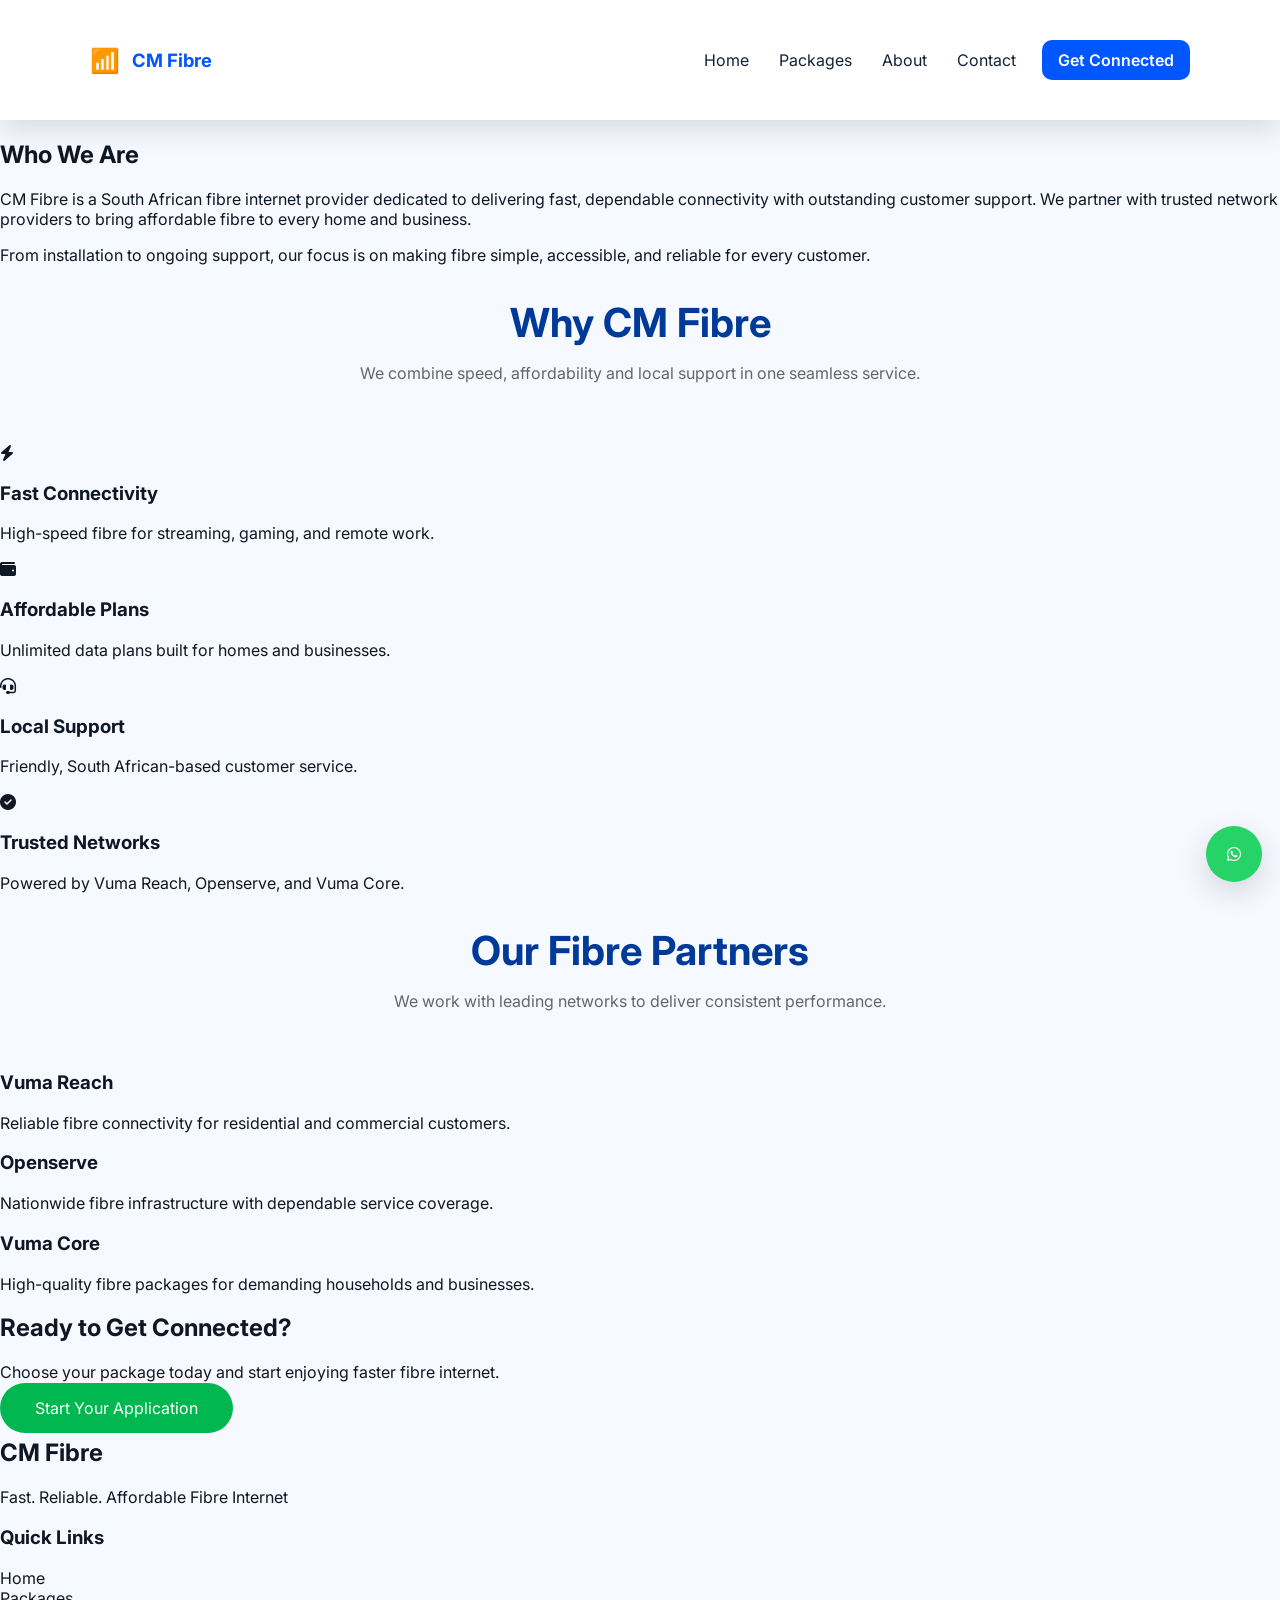
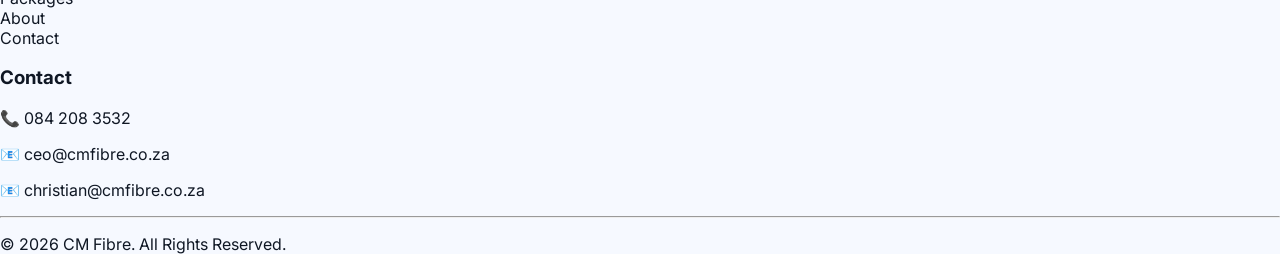
<file: about.html>
<!DOCTYPE html>
<html lang="en">
<head>
  <meta charset="UTF-8" />
  <meta name="viewport" content="width=device-width, initial-scale=1.0" />
  <title>CM Fibre | About Us</title>

  <!-- Fonts & icons -->
  <link rel="preconnect" href="https://fonts.googleapis.com">
  <link rel="preconnect" href="https://fonts.gstatic.com" crossorigin>
  <link href="https://fonts.googleapis.com/css2?family=Inter:wght@300;400;600;700&display=swap" rel="stylesheet">
  <link rel="stylesheet" href="https://cdnjs.cloudflare.com/ajax/libs/font-awesome/6.6.0/css/all.min.css">
  <link rel="stylesheet" href="style.css?v=2" />
  <style>
    body.about-page header {
      background: #ffffff !important;
      box-shadow: 0 10px 28px rgba(0, 0, 0, 0.12) !important;
      position: sticky !important;
      top: 0 !important;
      z-index: 9999 !important;
    }

    body.about-page .navbar {
      background: transparent !important;
    }

    body.about-page .nav-links a {
      color: #223048 !important;
    }

    body.about-page .signup-btn {
      background: #0057ff !important;
      color: #ffffff !important;
      border-radius: 40px !important;
      padding: 12px 28px !important;
      box-shadow: 0 10px 28px rgba(0, 87, 255, 0.16) !important;
    }

    body.about-page .signup-btn:hover {
      background: #0041c9 !important;
    }

    .page-hero.about-hero {
      position: relative !important;
      z-index: 1 !important;
    }

    .about-hero .hero-content {
      position: relative !important;
      z-index: 2 !important;
    }
  </style>
</head>
<body class="about-page">

  <header class="site-header">
    <div class="container header-inner">
      <a class="brand" href="index.html" aria-label="CM Fibre homepage">
        <span class="logo-mark" aria-hidden="true">📶</span>
        <span class="brand-text">CM Fibre</span>
      </a>

      <button id="navToggle" class="nav-toggle" aria-controls="primaryNav" aria-expanded="false">
        <span class="sr-only">Toggle navigation</span>
        <i class="fa-solid fa-bars" aria-hidden="true"></i>
      </button>

      <nav id="primaryNav" class="nav" aria-label="Primary">
        <ul class="nav-list">
          <li><a href="index.html">Home</a></li>
          <li><a href="packages.html">Packages</a></li>
          <li><a href="about.html" class="active">About</a></li>
          <li><a href="contact.html">Contact</a></li>
        </ul>
        <a class="btn btn-cta" href="signup.html">Get Connected</a>
      </nav>
    </div>
  </header>

  <section class="about-section">
    <div class="about-wrapper">
      <div class="about-content">
        <h2>Who We Are</h2>
        <p>
          CM Fibre is a South African fibre internet provider dedicated to delivering fast,
          dependable connectivity with outstanding customer support. We partner with trusted
          network providers to bring affordable fibre to every home and business.
        </p>
        <p>
          From installation to ongoing support, our focus is on making fibre simple, accessible,
          and reliable for every customer.
        </p>
      </div>
    </div>
  </section>

  <section class="about-highlights">
    <div class="section-title">
      <h2>Why CM Fibre</h2>
      <p>We combine speed, affordability and local support in one seamless service.</p>
    </div>

    <div class="feature-container">
      <div class="feature-card">
        <i class="fa-solid fa-bolt"></i>
        <h3>Fast Connectivity</h3>
        <p>High-speed fibre for streaming, gaming, and remote work.</p>
      </div>
      <div class="feature-card">
        <i class="fa-solid fa-wallet"></i>
        <h3>Affordable Plans</h3>
        <p>Unlimited data plans built for homes and businesses.</p>
      </div>
      <div class="feature-card">
        <i class="fa-solid fa-headset"></i>
        <h3>Local Support</h3>
        <p>Friendly, South African-based customer service.</p>
      </div>
      <div class="feature-card">
        <i class="fa-solid fa-check-circle"></i>
        <h3>Trusted Networks</h3>
        <p>Powered by Vuma Reach, Openserve, and Vuma Core.</p>
      </div>
    </div>
  </section>

  <section class="partners-section">
    <div class="section-title">
      <h2>Our Fibre Partners</h2>
      <p>We work with leading networks to deliver consistent performance.</p>
    </div>

    <div class="partner-grid">
      <div class="partner-card">
        <h3>Vuma Reach</h3>
        <p>Reliable fibre connectivity for residential and commercial customers.</p>
      </div>
      <div class="partner-card">
        <h3>Openserve</h3>
        <p>Nationwide fibre infrastructure with dependable service coverage.</p>
      </div>
      <div class="partner-card">
        <h3>Vuma Core</h3>
        <p>High-quality fibre packages for demanding households and businesses.</p>
      </div>
    </div>
  </section>

  <section class="cta">
    <h2>Ready to Get Connected?</h2>
    <p>Choose your package today and start enjoying faster fibre internet.</p>
    <a href="signup.html" class="btn-primary">Start Your Application</a>
  </section>

  <footer>
    <div class="footer-content">
      <div>
        <h2>CM Fibre</h2>
        <p>Fast. Reliable. Affordable Fibre Internet</p>
      </div>
      <div>
        <h3>Quick Links</h3>
        <a href="index.html">Home</a><br />
        <a href="packages.html">Packages</a><br />
        <a href="about.html">About</a><br />
        <a href="contact.html">Contact</a>
      </div>
      <div>
        <h3>Contact</h3>
        <p>📞 084 208 3532</p>
        <p>📧 ceo@cmfibre.co.za</p>
        <p>📧 christian@cmfibre.co.za</p>
      </div>
    </div>
    <hr />
    <p class="copyright">© 2026 CM Fibre. All Rights Reserved.</p>
  </footer>

  <a
    href="https://wa.me/27842083532?text=Hello%20CM%20Fibre!%20I%20would%20like%20more%20information%20about%20your%20fibre%20packages."
    class="whatsapp"
    target="_blank"
  >
    <i class="fa-brands fa-whatsapp"></i>
  </a>
  <script src="script.js?v=2"></script>

</body>
</html>
</file>
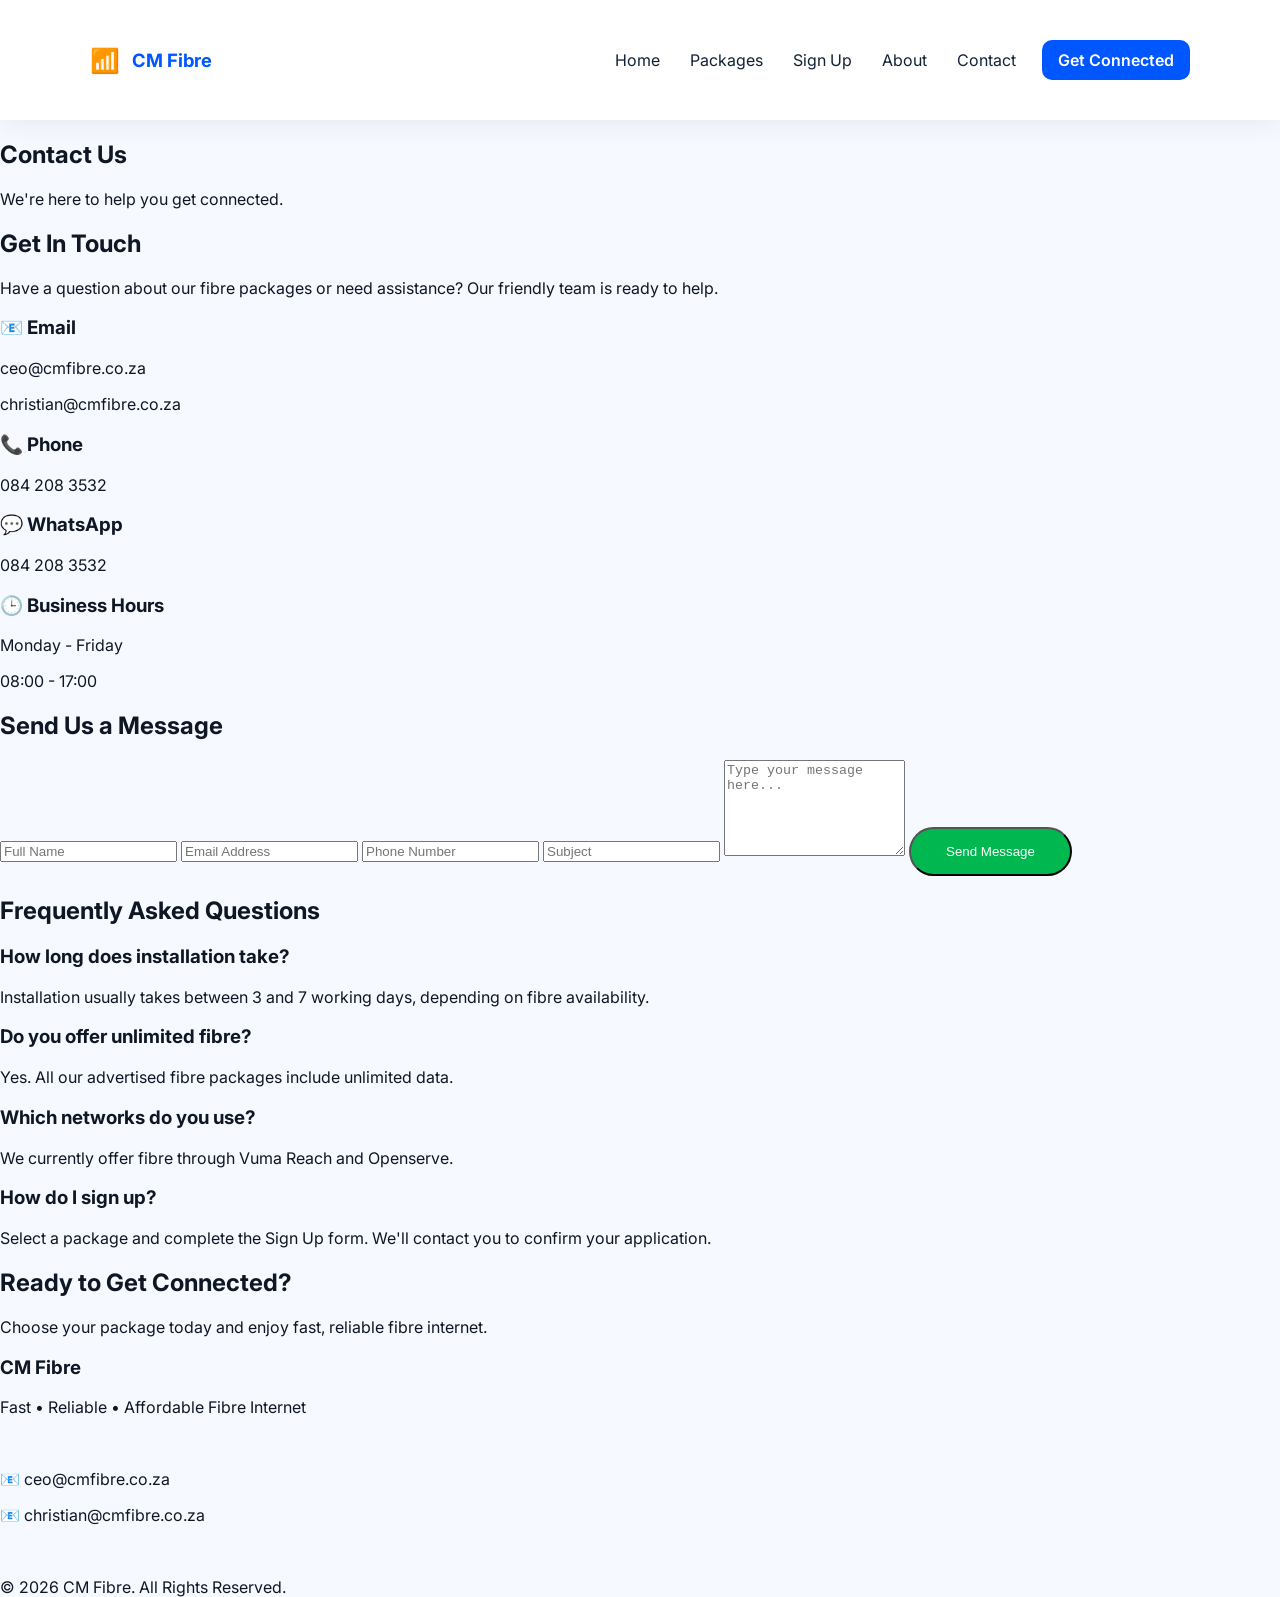
<file: contact.html>
<!DOCTYPE html>
<html lang="en">
<head>
    <meta charset="UTF-8">
    <meta name="viewport" content="width=device-width, initial-scale=1.0">
    <title>CM Fibre | Contact Us</title>

    <!-- Fonts & icons -->
    <link rel="preconnect" href="https://fonts.googleapis.com">
    <link rel="preconnect" href="https://fonts.gstatic.com" crossorigin>
    <link href="https://fonts.googleapis.com/css2?family=Inter:wght@300;400;600;700&display=swap" rel="stylesheet">
    <link rel="stylesheet" href="https://cdnjs.cloudflare.com/ajax/libs/font-awesome/6.6.0/css/all.min.css">
    <link rel="stylesheet" href="style.css?v=2">
</head>

<body class="contact-page">

<header class="site-header">
    <div class="container header-inner">
        <a class="brand" href="index.html" aria-label="CM Fibre homepage">
            <span class="logo-mark" aria-hidden="true">📶</span>
            <span class="brand-text">CM Fibre</span>
        </a>

        <button id="navToggle" class="nav-toggle" aria-controls="primaryNav" aria-expanded="false">
            <span class="sr-only">Toggle navigation</span>
            <i class="fa-solid fa-bars" aria-hidden="true"></i>
        </button>

        <nav id="primaryNav" class="nav" aria-label="Primary">
            <ul class="nav-list">
                <li><a href="index.html">Home</a></li>
                <li><a href="packages.html">Packages</a></li>
                <li><a href="signup.html">Sign Up</a></li>
                <li><a href="about.html">About</a></li>
                <li><a href="contact.html">Contact</a></li>
            </ul>
            <a class="btn btn-cta" href="signup.html">Get Connected</a>
        </nav>
    </div>
</header>

<!-- HERO -->

<section class="page-hero">

<h1>Contact Us</h1>

<p>We're here to help you get connected.</p>

</section>

<!-- CONTACT -->

<section class="contact-section">

<div class="contact-container">

<div class="contact-info">

<h2>Get In Touch</h2>

<p>
Have a question about our fibre packages or need assistance?
Our friendly team is ready to help.
</p>

<h3>📧 Email</h3>

<p>ceo@cmfibre.co.za</p>

<p>christian@cmfibre.co.za</p>

<h3>📞 Phone</h3>

<p>084 208 3532</p>

<h3>💬 WhatsApp</h3>

<p>084 208 3532</p>

<h3>🕒 Business Hours</h3>

<p>Monday - Friday</p>

<p>08:00 - 17:00</p>

</div>

<div class="contact-form">

<h2>Send Us a Message</h2>

<form>

<input type="text" placeholder="Full Name" required>

<input type="email" placeholder="Email Address" required>

<input type="tel" placeholder="Phone Number">

<input type="text" placeholder="Subject">

<textarea rows="6" placeholder="Type your message here..." required></textarea>

<button class="btn-primary">

Send Message

</button>

</form>

</div>

</div>

</section>

<!-- FAQ -->

<section class="features">

<h2>Frequently Asked Questions</h2>

<div class="feature-container">

<div class="feature-card">

<h3>How long does installation take?</h3>

<p>Installation usually takes between 3 and 7 working days, depending on fibre availability.</p>

</div>

<div class="feature-card">

<h3>Do you offer unlimited fibre?</h3>

<p>Yes. All our advertised fibre packages include unlimited data.</p>

</div>

<div class="feature-card">

<h3>Which networks do you use?</h3>

<p>We currently offer fibre through Vuma Reach and Openserve.</p>

</div>

<div class="feature-card">

<h3>How do I sign up?</h3>

<p>Select a package and complete the Sign Up form. We'll contact you to confirm your application.</p>

</div>

</div>

</section>

<!-- CTA -->

<section class="cta">

<h2>Ready to Get Connected?</h2>

<p>Choose your package today and enjoy fast, reliable fibre internet.</p>


</section>

<footer>

<h3>CM Fibre</h3>

<p>Fast • Reliable • Affordable Fibre Internet</p>

<br>

<p>📧 ceo@cmfibre.co.za</p>

<p>📧 christian@cmfibre.co.za</p>

<br>

<p>&copy; 2026 CM Fibre. All Rights Reserved.</p>

</footer>

<script src="script.js?v=2"></script>

</body>
</html>
</file>
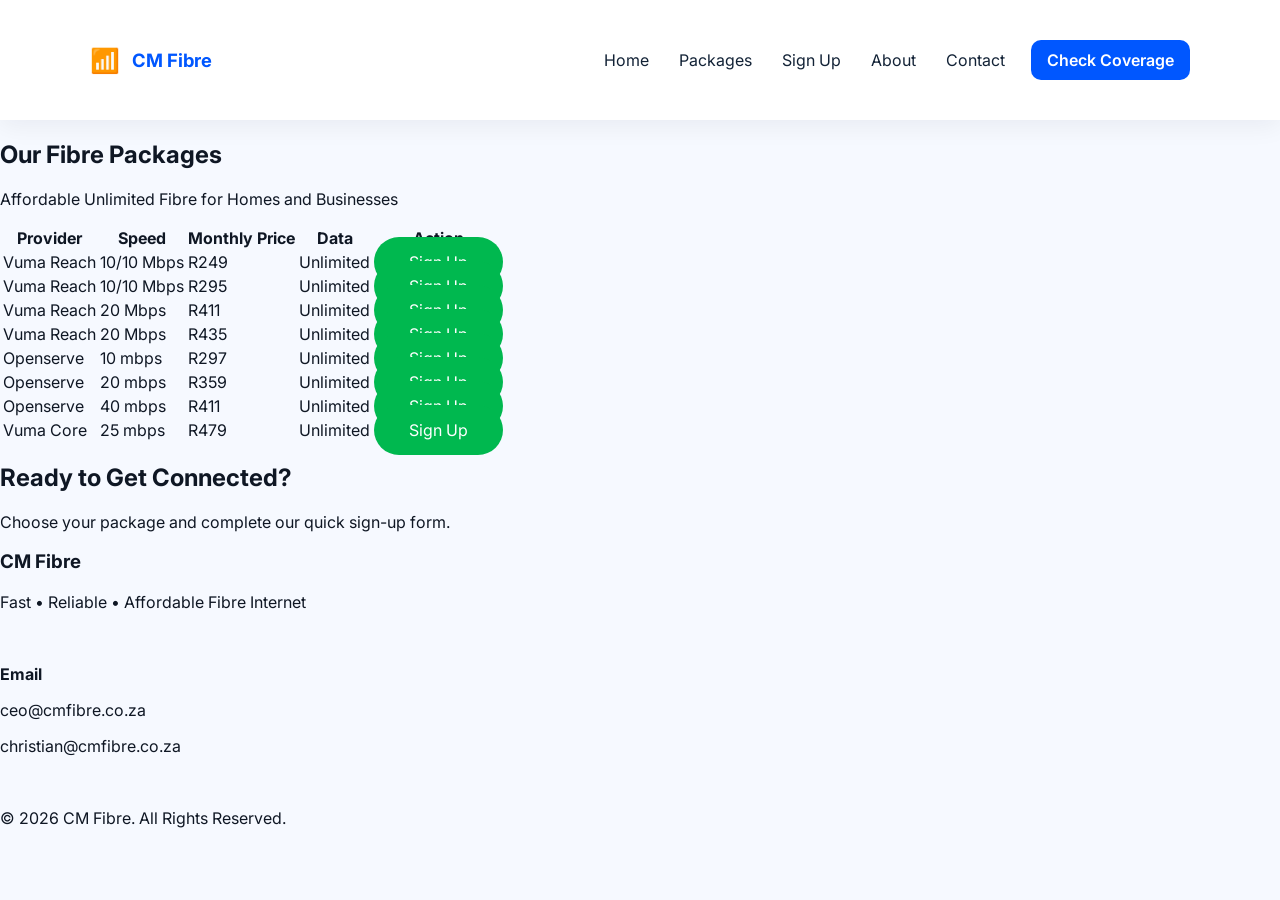
<file: packages.html>
<!DOCTYPE html>
<html lang="en">
<head>
    <meta charset="UTF-8">
    <meta name="viewport" content="width=device-width, initial-scale=1.0">
    <title>CM Fibre | Fibre Packages</title>

    <!-- Fonts & icons -->
    <link rel="preconnect" href="https://fonts.googleapis.com">
    <link rel="preconnect" href="https://fonts.gstatic.com" crossorigin>
    <link href="https://fonts.googleapis.com/css2?family=Inter:wght@300;400;600;700&display=swap" rel="stylesheet">
    <link rel="stylesheet" href="https://cdnjs.cloudflare.com/ajax/libs/font-awesome/6.6.0/css/all.min.css">
    <link rel="stylesheet" href="style.css?v=2">
</head>

<body>

<!-- ================= NAVIGATION ================= -->

<header class="site-header">
    <div class="container header-inner">
        <a class="brand" href="index.html" aria-label="CM Fibre homepage">
            <span class="logo-mark" aria-hidden="true">📶</span>
            <span class="brand-text">CM Fibre</span>
        </a>

        <button id="navToggle" class="nav-toggle" aria-controls="primaryNav" aria-expanded="false">
            <span class="sr-only">Toggle navigation</span>
            <i class="fa-solid fa-bars" aria-hidden="true"></i>
        </button>

        <nav id="primaryNav" class="nav" aria-label="Primary">
            <ul class="nav-list">
                <li><a href="index.html">Home</a></li>
                <li><a href="packages.html">Packages</a></li>
                <li><a href="signup.html">Sign Up</a></li>
                <li><a href="about.html">About</a></li>
                <li><a href="contact.html">Contact</a></li>
            </ul>
            <a class="btn btn-cta" href="index.html#coverage">Check Coverage</a>
        </nav>
    </div>
</header>

<!-- ================= PAGE HERO ================= -->

<section class="page-hero">

    <h1>Our Fibre Packages</h1>

    <p>
        Affordable Unlimited Fibre for Homes and Businesses
    </p>

</section>

<!-- ================= PACKAGES ================= -->

<section class="packages">

    <div class="package-table">

        <table>

            <thead>

                <tr>
                    <th>Provider</th>
                    <th>Speed</th>
                    <th>Monthly Price</th>
                    <th>Data</th>
                    <th>Action</th>
                </tr>

            </thead>

            <tbody>

                <tr>
                    <td>Vuma Reach</td>
                    <td>10/10 Mbps</td>
                    <td>R249</td>
                    <td>Unlimited</td>
                    <td><a href="signup.html" class="btn-primary">Sign Up</a></td>
                </tr>
                
                <tr>
                    <td>Vuma Reach</td>
                    <td>10/10 Mbps</td>
                    <td>R295</td>
                    <td>Unlimited</td>
                    <td><a href="signup.html" class="btn-primary">Sign Up</a></td>
                </tr>
                
                <tr>
                    <td>Vuma Reach</td>
                    <td>20 Mbps</td>
                    <td>R411</td>
                    <td>Unlimited</td>
                    <td><a href="signup.html" class="btn-primary">Sign Up</a></td>
                </tr>
                
                <tr>
                    <td>Vuma Reach</td>
                    <td>20 Mbps</td>
                    <td>R435</td>
                    <td>Unlimited</td>
                    <td><a href="signup.html" class="btn-primary">Sign Up</a></td>
                </tr>
                
                <tr>
                    <td>Openserve</td>
                    <td>10 mbps</td>
                    <td>R297</td>
                    <td>Unlimited</td>
                    <td><a href="signup.html" class="btn-primary">Sign Up</a></td>
                </tr>
                
                <tr>
                    <td>Openserve</td>
                    <td>20 mbps</td>
                    <td>R359</td>
                    <td>Unlimited</td>
                    <td><a href="signup.html" class="btn-primary">Sign Up</a></td>
                </tr>
                
                <tr>
                    <td>Openserve</td>
                    <td>40 mbps</td>
                    <td>R411</td>
                    <td>Unlimited</td>
                    <td><a href="signup.html" class="btn-primary">Sign Up</a></td>
                </tr>
                
                 <tr>
                    <td>Vuma Core</td>
                    <td>25 mbps</td>
                    <td>R479</td>
                    <td>Unlimited</td>
                    <td><a href="signup.html" class="btn-primary">Sign Up</a></td>
                </tr>
            </tbody>

        </table>

    </div>

</section>

<!-- ================= CALL TO ACTION ================= -->

<section class="cta">

    <h2>Ready to Get Connected?</h2>

    <p>
        Choose your package and complete our quick sign-up form.
    </p>

</section>

<!-- ================= FOOTER ================= -->

<footer>

    <h3>CM Fibre</h3>

    <p>Fast • Reliable • Affordable Fibre Internet</p>

    <br>

    <p><strong>Email</strong></p>

    <p>ceo@cmfibre.co.za</p>

    <p>christian@cmfibre.co.za</p>

    <br>

    <p>&copy; 2026 CM Fibre. All Rights Reserved.</p>

</footer>

<script src="script.js?v=2"></script>

</body>
</html>
</file>
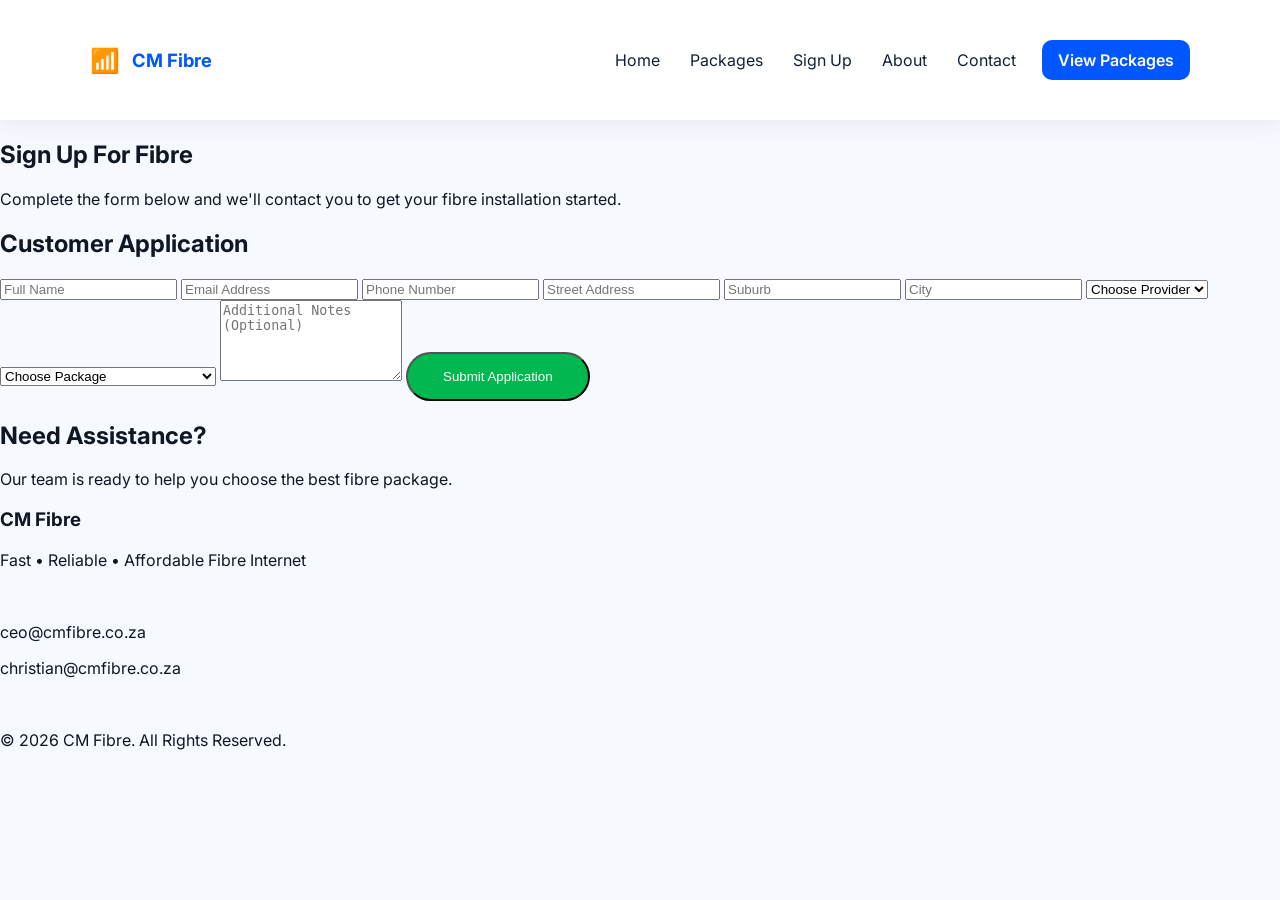
<file: signup.html>
<!DOCTYPE html>
<html lang="en">
<head>
    <meta charset="UTF-8">
    <meta name="viewport" content="width=device-width, initial-scale=1.0">
    <title>CM Fibre | Sign Up</title>

    <!-- Fonts & icons -->
    <link rel="preconnect" href="https://fonts.googleapis.com">
    <link rel="preconnect" href="https://fonts.gstatic.com" crossorigin>
    <link href="https://fonts.googleapis.com/css2?family=Inter:wght@300;400;600;700&display=swap" rel="stylesheet">
    <link rel="stylesheet" href="https://cdnjs.cloudflare.com/ajax/libs/font-awesome/6.6.0/css/all.min.css">
    <link rel="stylesheet" href="style.css?v=2">
</head>
<body class="signup-page">

<header class="site-header">
    <div class="container header-inner">
        <a class="brand" href="index.html" aria-label="CM Fibre homepage">
            <span class="logo-mark" aria-hidden="true">📶</span>
            <span class="brand-text">CM Fibre</span>
        </a>

        <button id="navToggle" class="nav-toggle" aria-controls="primaryNav" aria-expanded="false">
            <span class="sr-only">Toggle navigation</span>
            <i class="fa-solid fa-bars" aria-hidden="true"></i>
        </button>

        <nav id="primaryNav" class="nav" aria-label="Primary">
            <ul class="nav-list">
                <li><a href="index.html">Home</a></li>
                <li><a href="packages.html">Packages</a></li>
                <li><a href="signup.html">Sign Up</a></li>
                <li><a href="about.html">About</a></li>
                <li><a href="contact.html">Contact</a></li>
            </ul>
            <a class="btn btn-cta" href="packages.html">View Packages</a>
        </nav>
    </div>
</header>

<section class="page-hero">

<h1>Sign Up For Fibre</h1>

<p>
Complete the form below and we'll contact you to get your fibre installation started.
</p>

</section>

<section class="signup-section">

<div class="signup-form">

<h2>Customer Application</h2>

<form>

<input type="text" placeholder="Full Name" required>

<input type="email" placeholder="Email Address" required>

<input type="tel" placeholder="Phone Number" required>

<input type="text" placeholder="Street Address" required>

<input type="text" placeholder="Suburb" required>

<input type="text" placeholder="City" required>

<select required>

<option value="">Choose Provider</option>

<option>Vuma Reach</option>

<option>Openserve</option>

</select>

<select required>

<option value="">Choose Package</option>

<option>Vuma Reach 10/10 Mbps - R249</option>

<option>Vuma Reach 10/10 Mbps - R295</option>

<option>Vuma Reach 20 Mbps - R411</option>

<option>Vuma Reach 20 Mbps - R435</option>

<option>Openserve 10 Mbps- R297</option>

<option>Openserve 20 Mbps - R359</option>

<option>Vuma Core 40 Mbps - R479</option>

</select>

<textarea rows="5" placeholder="Additional Notes (Optional)"></textarea>

<button class="btn-primary">
Submit Application
</button>

</form>

</div>

</section>

<section class="cta">

<h2>Need Assistance?</h2>

<p>
Our team is ready to help you choose the best fibre package.
</p>

</section>

<footer>

<h3>CM Fibre</h3>

<p>Fast • Reliable • Affordable Fibre Internet</p>

<br>

<p>ceo@cmfibre.co.za</p>

<p>christian@cmfibre.co.za</p>

<br>

<p>© 2026 CM Fibre. All Rights Reserved.</p>

</footer>

<script src="script.js?v=2"></script>

</body>
</html>
</file>
<file: style.css>
/*====================================
 CM Fibre Website
 Author: ChatGPT
====================================*/
@import url('https://fonts.googleapis.com/css2?family=Inter:wght@300;400;600;700&display=swap');

:root{
    --bg:#f6f9ff;
    --muted:#64748b;
    --brand:#0057ff;
    --accent:#00b84f;
    --card:#ffffff;
    --radius:14px;
}

*{box-sizing:border-box}
html,body{height:100%}
body{
    margin:0;
    font-family:Inter, system-ui, -apple-system, 'Segoe UI', Roboto, 'Helvetica Neue', Arial;
    color:#0f1724;
    background:var(--bg);
    -webkit-font-smoothing:antialiased;
}

img{max-width:100%;display:block}
a{text-decoration:none;color:inherit}
ul{list-style:none;margin:0;padding:0}

/* Layout helpers */
.container{width:95%;max-width:1100px;margin:0 auto;padding:40px 0}
.section{padding:60px 0}
.section-title{margin-bottom:10px}
.section-sub{color:var(--muted);margin-bottom:18px}

/* Header */
.site-header{background:var(--card);box-shadow:0 6px 24px rgba(15,23,36,.06);position:sticky;top:0;z-index:1000}
.header-inner{display:flex;align-items:center;justify-content:space-between}
.brand{display:flex;align-items:center;gap:12px;color:var(--brand);font-weight:700}
.logo-mark{font-size:24px}
.brand-text{font-size:1.15rem}

.nav{display:flex;align-items:center;gap:20px}
.nav-list{display:flex;gap:18px;margin:0;padding:0}
.nav-list a{color:#122236;padding:8px 6px;border-radius:8px}
.nav-list a:hover{background:rgba(0,87,255,.06)}
.btn{display:inline-block;padding:10px 16px;border-radius:10px;font-weight:600}
.btn-cta{background:var(--brand);color:#fff}
.btn-primary{background:var(--accent);color:#fff}
.btn-outline{border:1px solid rgba(15,23,36,.06);background:transparent}

.nav-toggle{display:none;background:none;border:0;font-size:20px}

/* Hero */
.hero{background:linear-gradient(180deg,rgba(0,87,255,0.06),transparent);padding:40px 0}
.hero-inner{display:grid;grid-template-columns:1fr 480px;gap:30px;align-items:center}
.eyebrow{color:var(--muted);text-transform:uppercase;font-size:.85rem;margin-bottom:8px}
.hero h1{font-size:2.4rem;margin:6px 0}
.lead{color:var(--muted);max-width:60ch}
.hero-visual{max-width:480px;width:100%;aspect-ratio:4/3;overflow:hidden;border-radius:12px}
.hero-visual img{width:100%;height:100%;object-fit:cover;display:block;box-shadow:0 10px 30px rgba(2,6,23,.06)}

/* Improve contrast for hero text */
.hero{position:relative}
.hero::before{content:"";position:absolute;inset:0;background:linear-gradient(180deg,rgba(2,6,23,0.48),rgba(2,6,23,0.28));pointer-events:none;border-radius:0}
.hero .hero-copy, .hero .eyebrow, .hero .lead{color:#ffffff !important;text-shadow:0 6px 18px rgba(0,0,0,0.5)}

/* Features & cards */
.grid{display:grid;gap:20px}
.grid-3{grid-template-columns:repeat(3,1fr)}
.grid-2{grid-template-columns:repeat(2,1fr)}
.card{background:var(--card);padding:22px;border-radius:12px;box-shadow:0 8px 30px rgba(2,6,23,.04);text-align:left}
.feature-icon{font-size:28px;color:var(--brand);margin-bottom:10px}

.packages .plan{background:var(--card);padding:22px;border-radius:12px;text-align:center;box-shadow:0 8px 30px rgba(2,6,23,.04)}
.packages .price{font-size:28px;color:var(--brand);margin:10px 0}
.plan.popular{border:2px solid var(--accent)}

/* Contact/footer */
.site-footer{background:#03102b;color:#cbd5e1;padding:28px 0}
.footer-inner{display:flex;justify-content:space-between;align-items:center;gap:12px}
.footer-inner a{color:#cbd5e1;margin-left:12px}

.whatsapp{position:fixed;right:18px;bottom:18px;background:#25d366;color:#fff;width:56px;height:56px;border-radius:50%;display:flex;align-items:center;justify-content:center;box-shadow:0 10px 30px rgba(2,6,23,.15)}

/* Responsive */
@media (max-width:900px){
    .grid-3{grid-template-columns:repeat(2,1fr)}
    .hero-inner{grid-template-columns:1fr 320px}
}
@media (max-width:720px){
    .nav{display:none}
    .nav-toggle{display:block}
    .hero-inner{grid-template-columns:1fr}
    .grid-3,.grid-2{grid-template-columns:1fr}
    .container{padding:20px}
}

/* Accessibility helpers */
.sr-only{position:absolute;width:1px;height:1px;padding:0;margin:-1px;overflow:hidden;clip:rect(0,0,0,0);white-space:nowrap;border:0}


/*=========================
NAVBAR
=========================*/

header{
    position:sticky;
    top:0;
    z-index:999;
    background:#fff;
    box-shadow:0 5px 20px rgba(0,0,0,.08);
}

.navbar{

    width:90%;
    max-width:1300px;
    margin:auto;

    display:flex;
    justify-content:space-between;
    align-items:center;

    padding:18px 0;
}

.logo{

    display:flex;
    align-items:center;
    gap:10px;
}

.logo i{

    font-size:28px;
    color:#0057ff;
}

.logo h2{

    color:#0057ff;
    font-size:2rem;
    font-weight:700;
}

.nav-links{

    display:flex;
    gap:35px;
}

.nav-links a{

    color:#333;
    font-weight:500;
    transition:.3s;
}

.nav-links a:hover,
.nav-links .active{

    color:#0057ff;
}

.nav-buttons{

    display:flex;
    gap:15px;
}

.coverage-btn{

    border:2px solid #0057ff;

    color:#0057ff;

    padding:12px 28px;

    border-radius:40px;

    transition:.3s;
}

.coverage-btn:hover{

    background:#0057ff;
    color:white;
}

.btn-nav,
.signup-btn{

    background:#0057ff;

    color:white;

    padding:12px 28px;

    border-radius:40px;

    transition:.3s;
}

.btn-nav:hover,
.signup-btn:hover{
    background:#0041c9;
}

.signup-btn:hover{

    background:#0041c9;
}

/*=========================
HERO
=========================*/

.hero{

    height:88vh;

    background:

    linear-gradient(rgba(0,55,170,.70),

    rgba(0,55,170,.70)),

    url("images/hero.jpg");

    background-size:cover;

    background-position:center;

    display:flex;

    align-items:center;

    padding:0 8%;
}

.hero-content{

    max-width:620px;

    color:white;
}

.tag{

    display:inline-block;

    background:#00b84f;

    padding:8px 20px;

    border-radius:30px;

    margin-bottom:20px;

    font-size:15px;
}

.hero h1{

    font-size:4rem;

    line-height:1.1;

    margin-bottom:20px;
}

.hero p{

    font-size:18px;

    margin-bottom:35px;
}

.hero-buttons{

    display:flex;

    gap:20px;
}

.btn-primary{

    background:#00b84f;

    color:white;

    padding:15px 35px;

    border-radius:35px;

    transition:.3s;
}

.btn-primary:hover{

    background:#009844;
}

.btn-secondary{

    background:white;

    color:#0057ff;

    padding:15px 35px;

    border-radius:35px;

    transition:.3s;
}

.btn-secondary:hover{

    transform:translateY(-3px);
}

/*=========================
SECTION TITLES
=========================*/

.section-title{

    text-align:center;

    margin-bottom:60px;
}

.section-title h2{

    font-size:2.5rem;

    color:#003a99;

    margin-bottom:10px;
}

.section-title p{

    color:#666;
}
/*====================================
FEATURED PACKAGES
====================================*/

.featured{
    padding:100px 8%;
    background:#ffffff;
}

.package-grid{
    display:grid;
    grid-template-columns:repeat(auto-fit,minmax(320px,1fr));
    gap:35px;
}

.package-card{

    background: #fff;

    border-radius:25px;

    padding:40px 30px;

     transition:.35s;

    border:1px solid #e6ecff;

    box-shadow:0 15px 35px rgba(0,87,255,.10);

   

.package-card:hover{

    transform:translateY(-12px);

    box-shadow:0 25px 50px rgba(0,87,255,.18);

    border-color:#0057ff;
}

.network{

    display:inline-block;

    padding:10px 22px;

    background:#0057ff;

    color:white;

    border-radius:30px;

    font-size:15px;

    font-weight:600;

    margin-bottom:20px;
}

.package-card h3{

    font-size:32px;

    color:#003a99;

    margin-bottom:10px;
}

.package-card h1{

    font-size:55px;

    color:#00b84f;

    margin:20px 0;

    font-weight:800;
}

.package-card p{

    color:#666;

    margin-bottom:20px;
}

.package-card ul{

    text-align:left;

    margin:25px 0;
}

.package-card ul li{

    margin:14px 0;

    color:#555;
}

.package-card ul li i{

    color:#00b84f;

    margin-right:10px;
}

.package-card a{

    display:block;

    width:100%;

    margin-top:30px;

    background:#0057ff;

    color:white;

    padding:15px;

    border-radius:35px;

    font-weight:600;

    text-align:center;

    transition:.3s;
}

.package-card a:hover{

    background:#003ea8;
}

.package-table table {
    width: 100%;
    border-collapse: separate;
    border-spacing: 0 16px;
}

.package-table th,
.package-table td {
    padding: 18px 20px;
}

.package-table tbody tr {
    background: #ffffff;
    border-radius: 20px;
    box-shadow: 0 12px 28px rgba(0, 87, 255, 0.08);
}

.package-table td {
    vertical-align: middle;
}

.package-table td a.btn-primary {
    display: inline-block;
    padding: 12px 28px;
    border-radius: 30px;
    margin-top: 6px;
}

.packages{

    background:linear-gradient(
        180deg,
        #eef5ff 0%,
        #f7fbff 50%,
        #ffffff 100%
    );

    padding:100px 8%;
}

.popular{

    border:3px solid #00b84f;
}

.popular-tag{

    position:absolute;

    top:-15px;

    right:25px;

    background:#00b84f;

    color:white;

    padding:8px 20px;

    border-radius:25px;

    font-size:14px;

    font-weight:600;
}

/*====================================
WHY CHOOSE US
====================================*/

.why-us{

    background:#f5f8fd;

    padding:100px 8%;
}

.features-grid{

    display:grid;

    grid-template-columns:repeat(auto-fit,minmax(240px,1fr));

    gap:30px;
}

.feature-card{

    background:white;

    padding:40px 30px;

    border-radius:20px;

    text-align:center;

    transition:.3s;

    box-shadow:0 10px 30px rgba(0,0,0,.08);
}

.feature-card:hover{

    transform:translateY(-10px);
}

.feature-card i{

    width:80px;

    height:80px;

    line-height:80px;

    border-radius:50%;

    background:#0057ff;

    color:white;

    font-size:34px;

    margin-bottom:25px;
}

.feature-card h3{

    margin-bottom:15px;

    color:#003a99;
}

.feature-card p{

    color:#666;
}

/*====================================
TESTIMONIALS
====================================*/

.testimonials{

    background:white;

    padding:100px 8%;
}

.testimonial-grid{

    display:grid;

    grid-template-columns:repeat(auto-fit,minmax(320px,1fr));

    gap:30px;
}

.testimonial-card{

    background:#f8fbff;

    padding:35px;

    border-radius:20px;

    text-align:center;

    box-shadow:0 10px 25px rgba(0,0,0,.06);

    transition:.3s;
}

.testimonial-card:hover{

    transform:translateY(-10px);
}

.testimonial-card h4{

    color:#ffc107;

    font-size:24px;

    margin:20px 0 10px;
}

.testimonial-card span{

    color:#0057ff;

    font-weight:600;
}
/*====================================
FAQ SECTION
====================================*/

.faq{
    padding:100px 8%;
    background:#f5f8fd;
}

.faq-container{
    max-width:900px;
    margin:auto;
}

.faq-item{
    background:#fff;
    margin-bottom:20px;
    padding:25px 30px;
    border-radius:15px;
    box-shadow:0 8px 20px rgba(0,0,0,.08);
    transition:.3s;
}

.faq-item:hover{
    transform:translateY(-5px);
}

.faq-item h3{
    color:#0057ff;
    margin-bottom:10px;
    font-size:22px;
}

.faq-item p{
    color:#666;
    line-height:1.8;
}

/*====================================
CONTACT SECTION
====================================*/

.contact-home{
    padding:100px 8%;
    background:#ffffff;
}

.contact-grid{
    display:grid;
    grid-template-columns:repeat(auto-fit,minmax(260px,1fr));
    gap:30px;
}

.contact-box{
    background:#f8fbff;
    text-align:center;
    padding:40px 30px;
    border-radius:20px;
    box-shadow:0 10px 30px rgba(0,0,0,.08);
    transition:.3s;
}

.contact-box:hover{
    transform:translateY(-10px);
}

.contact-box i{
    width:80px;
    height:80px;
    line-height:80px;
    border-radius:50%;
    background:#0057ff;
    color:white;
    font-size:32px;
    margin-bottom:20px;
}

.contact-box h3{
    color:#003a99;
    margin-bottom:15px;
}

.contact-box p{
    color:#666;
    margin-bottom:8px;
}

/*====================================
FOOTER
====================================*/

footer{
    background:#002b73;
    color:white;
    padding:70px 8% 30px;
}

.footer-content{
    display:grid;
    grid-template-columns:repeat(auto-fit,minmax(250px,1fr));
    gap:40px;
    margin-bottom:30px;
}

.footer-content h2,
.footer-content h3{
    margin-bottom:20px;
}

.footer-content p{
    color:#dbe5ff;
    margin-bottom:10px;
}

.footer-content a{
    color:#dbe5ff;
    line-height:2;
    transition:.3s;
}

.footer-content a:hover{
    color:#00c853;
    padding-left:5px;
}

footer hr{
    border:none;
    border-top:1px solid rgba(255,255,255,.15);
    margin:30px 0;
}

.copyright{
    text-align:center;
    color:#c9d8ff;
    font-size:14px;
}

/*====================================
WHATSAPP BUTTON
====================================*/

.whatsapp{
    position:fixed;
    right:25px;
    bottom:25px;
    width:65px;
    height:65px;
    border-radius:50%;
    background:#25D366;
    display:flex;
    justify-content:center;
    align-items:center;
    color:white;
    font-size:32px;
    box-shadow:0 10px 25px rgba(0,0,0,.25);
    z-index:999;
    transition:.3s;
}

.whatsapp:hover{
    transform:scale(1.1);
    background:#1ebc59;
}

/*====================================
SMOOTH ANIMATIONS
====================================*/

.package-card,
.feature-card,
.testimonial-card,
.contact-box,
.faq-item{
    animation:fadeUp .8s ease;
}

@keyframes fadeUp{

    from{
        opacity:0;
        transform:translateY(30px);
    }

    to{
        opacity:1;
        transform:translateY(0);
    }

}
/*====================================
MOBILE MENU
====================================*/

.menu-toggle{
    display:none;
    font-size:30px;
    color:#0057ff;
    cursor:pointer;
}

/*====================================
TABLETS
====================================*/

@media (max-width:991px){

.navbar{
    width:95%;
}

.hero{
    height:auto;
    min-height:650px;
    padding:120px 5%;
}

.hero h1{
    font-size:3rem;
}

.hero-content{
    max-width:100%;
}

.hero-buttons{
    flex-wrap:wrap;
}

.package-grid,
.features-grid,
.testimonial-grid,
.contact-grid{
    grid-template-columns:repeat(2,1fr);
}

.footer-content{
    grid-template-columns:repeat(2,1fr);
}

}

/*====================================
MOBILE PHONES
====================================*/

@media (max-width:768px){

.navbar{
    width:92%;
    padding:18px 0;
    position:relative;
}

.menu-toggle{
    display:block;
}

.nav-links{

    display:none;

    position:absolute;

    top:75px;

    left:0;

    width:100%;

    background:#ffffff;

    flex-direction:column;

    text-align:center;

    padding:20px 0;

    box-shadow:0 10px 20px rgba(0,0,0,.1);

    border-radius:0 0 15px 15px;
}

.nav-links.show{
    display:flex;
}

.nav-links li{
    margin:12px 0;
}

.nav-buttons{
    display:none;
}

.hero{

    padding:120px 25px 70px;

    text-align:center;
}

.hero h1{

    font-size:2.4rem;
}

.hero p{

    font-size:16px;
}

.hero-buttons{

    flex-direction:column;

    gap:15px;
}

.btn-primary,
.btn-secondary{

    width:100%;
    text-align:center;
}

.package-grid,
.features-grid,
.testimonial-grid,
.contact-grid,
.footer-content{

    grid-template-columns:1fr;
}

.package-card{

    padding:30px 25px;
}

.section-title h2{

    font-size:2rem;
}

.section-title p{

    font-size:15px;
}

.logo h2{

    font-size:1.6rem;
}

.logo i{

    font-size:24px;
}

.whatsapp{

    width:58px;
    height:58px;
    font-size:28px;
}

}

/*====================================
SMALL PHONES
====================================*/

@media (max-width:480px){

.hero{

    padding-top:110px;
}

.hero h1{

    font-size:2rem;
}

.tag{

    font-size:13px;
}

.package-card h1{

    font-size:40px;
}

.network{

    font-size:14px;
}

.feature-card,
.contact-box,
.testimonial-card{

    padding:30px 20px;
}

.feature-card i,
.contact-box i{

    width:70px;
    height:70px;
    line-height:70px;
    font-size:28px;
}

footer{

    text-align:center;
}

}

/*====================================
BUTTON EFFECTS
====================================*/

button,
.btn-primary,
.btn-secondary,
.signup-btn,
.coverage-btn,
.package-card a{

    transition:.3s ease;
}

button:hover,
.btn-primary:hover,
.btn-secondary:hover,
.signup-btn:hover,
.coverage-btn:hover,
.package-card a:hover{

    transform:translateY(-3px);
}
body.about-page,
body.contact-page,
body.signup-page {
  background: #eef5ff;
}

.about-page header,
.contact-page header,
.signup-page header {
  background: #ffffff !important;
}

.about-hero {
  padding: 120px 8% 80px;
  text-align: center;
  background: linear-gradient(180deg, rgba(0, 87, 255, 0.12), rgba(0, 87, 255, 0.04));
}

.about-hero .hero-content {
  max-width: 760px;
  margin: 0 auto;
  color: #003a99;
}

.about-hero h1 {
  font-size: 3.4rem;
  margin-bottom: 20px;
}

.about-hero p {
  font-size: 1.05rem;
  color: #4f637d;
  max-width: 680px;
  margin: 0 auto;
}

.about-section {
  padding: 70px 8%;
}

.about-wrapper {
  max-width: 860px;
  margin: 0 auto;
}

.about-content {
  padding: 44px 36px;
  background: #ffffff;
  border-radius: 28px;
  box-shadow: 0 18px 45px rgba(0, 87, 255, 0.08);
  text-align: center;
}

.about-content h2 {
  font-size: 2.4rem;
  margin-bottom: 22px;
  color: #003a99;
}

.about-content p {
  color: #4f637d;
  line-height: 1.85;
  margin-bottom: 18px;
}

.about-highlights {
  padding: 80px 8%;
}

.partner-grid {
  display: grid;
  grid-template-columns: repeat(auto-fit, minmax(240px, 1fr));
  gap: 24px;
  max-width: 1100px;
  margin: 0 auto;
}

.partner-card {
  background: #ffffff;
  padding: 30px 28px;
  border-radius: 24px;
  box-shadow: 0 14px 35px rgba(0, 87, 255, 0.08);
}

.partner-card h3 {
  margin-bottom: 14px;
  color: #003a99;
}

.partner-card p {
  color: #4f637d;
  line-height: 1.75;
}

.cta {
  text-align: center;
  padding: 70px 8%;
  background: #ffffff;
  margin: 0 8%;
  border-radius: 28px;
  box-shadow: 0 20px 50px rgba(0, 87, 255, 0.08);
}

.cta h2 {
  margin-bottom: 16px;
}

.cta p {
  max-width: 760px;
  margin: 0 auto 28px;
  color: #4f637d;
}
body.about-page header {
  background: #ffffff !important;
  box-shadow: 0 10px 30px rgba(0, 0, 0, 0.12);
  position: relative;
  z-index: 1002;
}

body.about-page .navbar {
  background: transparent;
  position: relative;
  z-index: 1003;
}

body.about-page .nav-links a {
  color: #223048;
}

body.about-page .btn-nav,
body.about-page .signup-btn {
  background: #0057ff;
  color: #ffffff;
  border-radius: 40px;
  padding: 12px 28px;
  font-weight: 600;
  letter-spacing: 0.02em;
  box-shadow: 0 12px 28px rgba(0, 87, 255, 0.16);
}

body.about-page .btn-nav:hover,
body.about-page .signup-btn:hover {
  background: #0041c9;
}
/*====================================
END OF FILE
====================================*/
</file>
